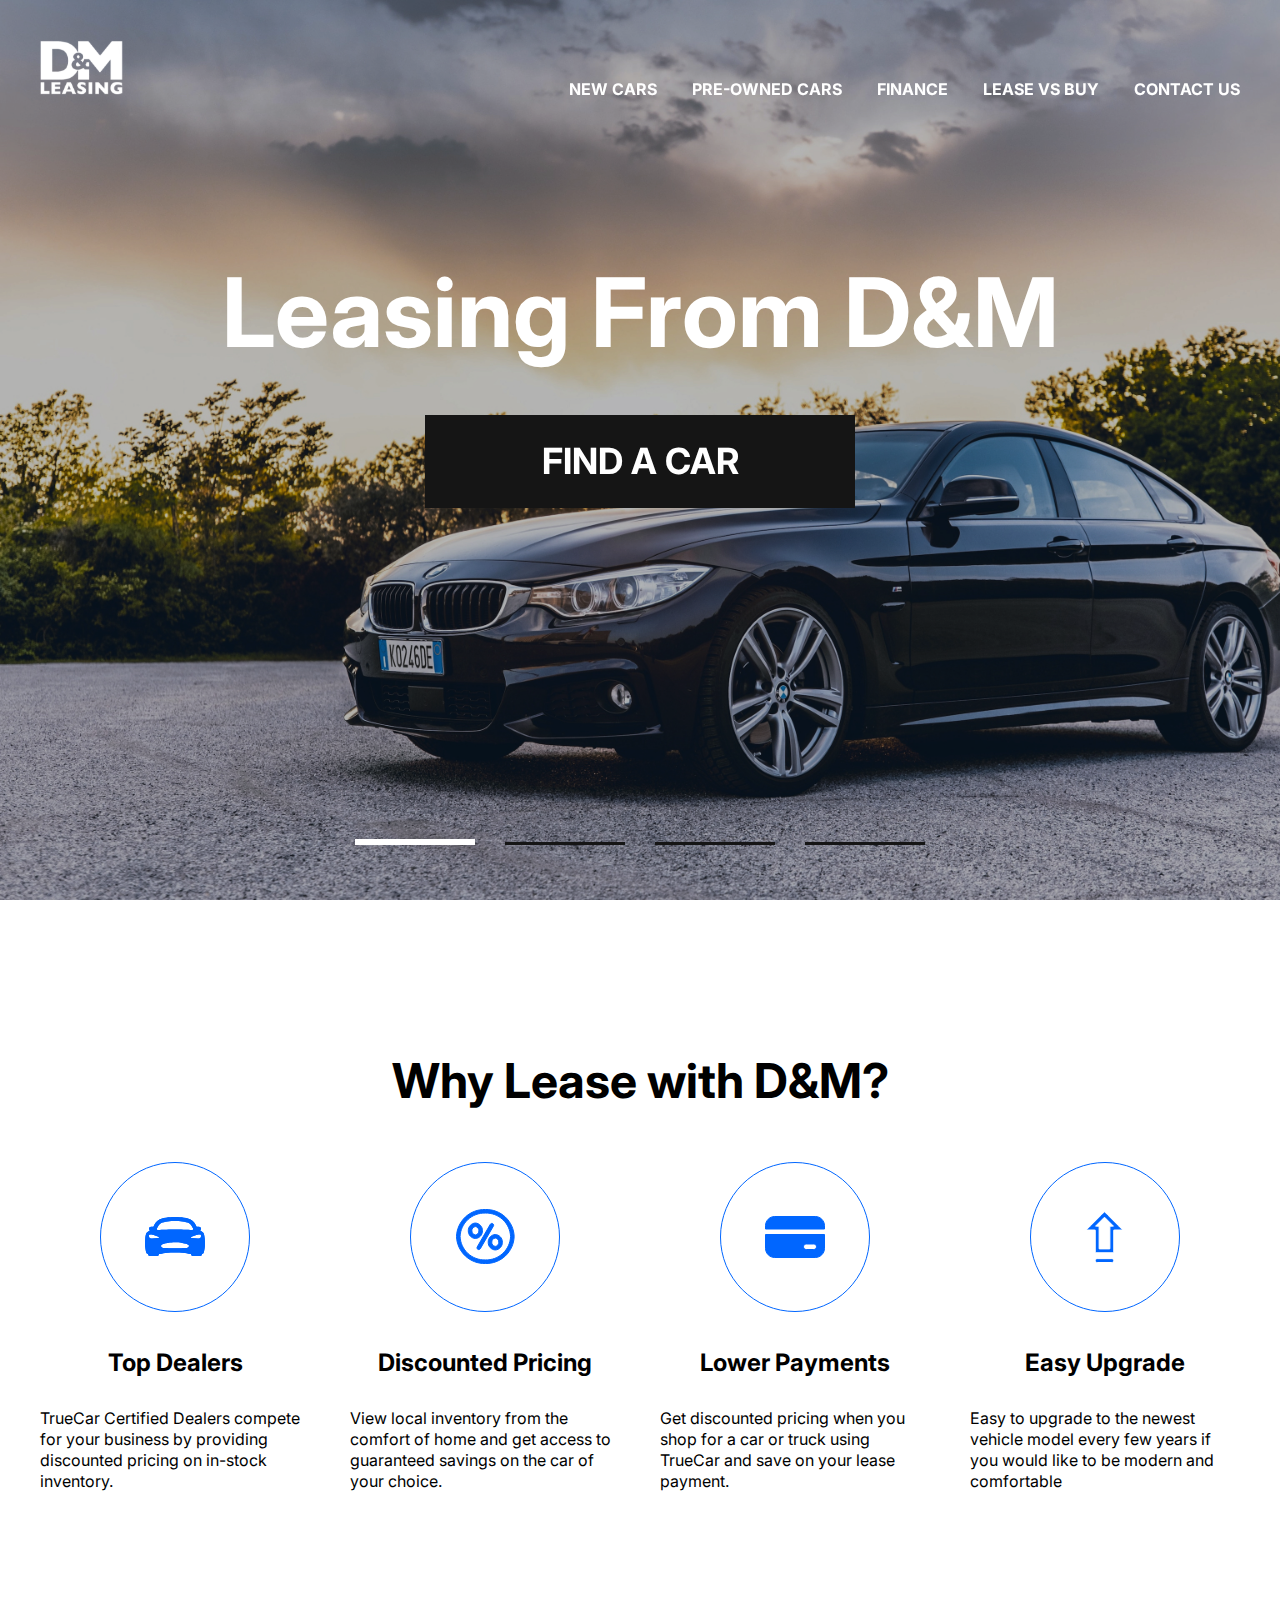
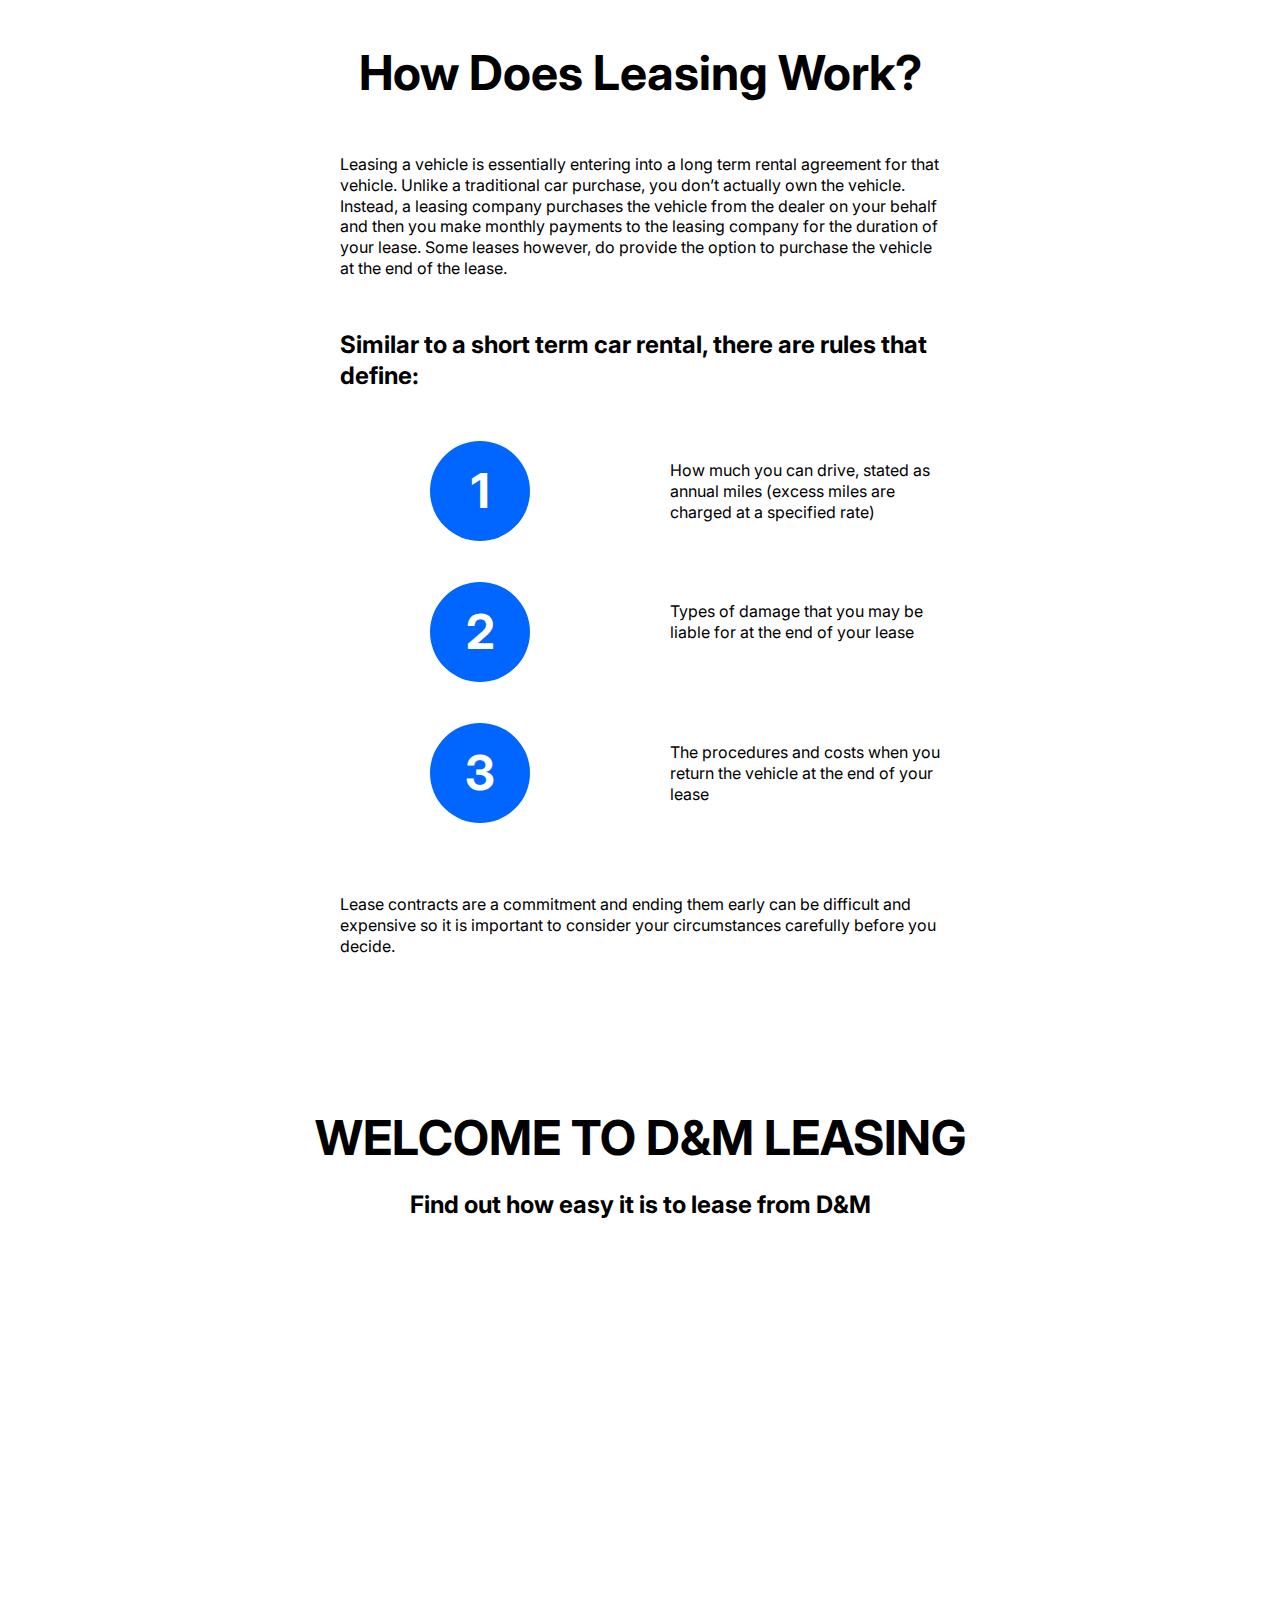
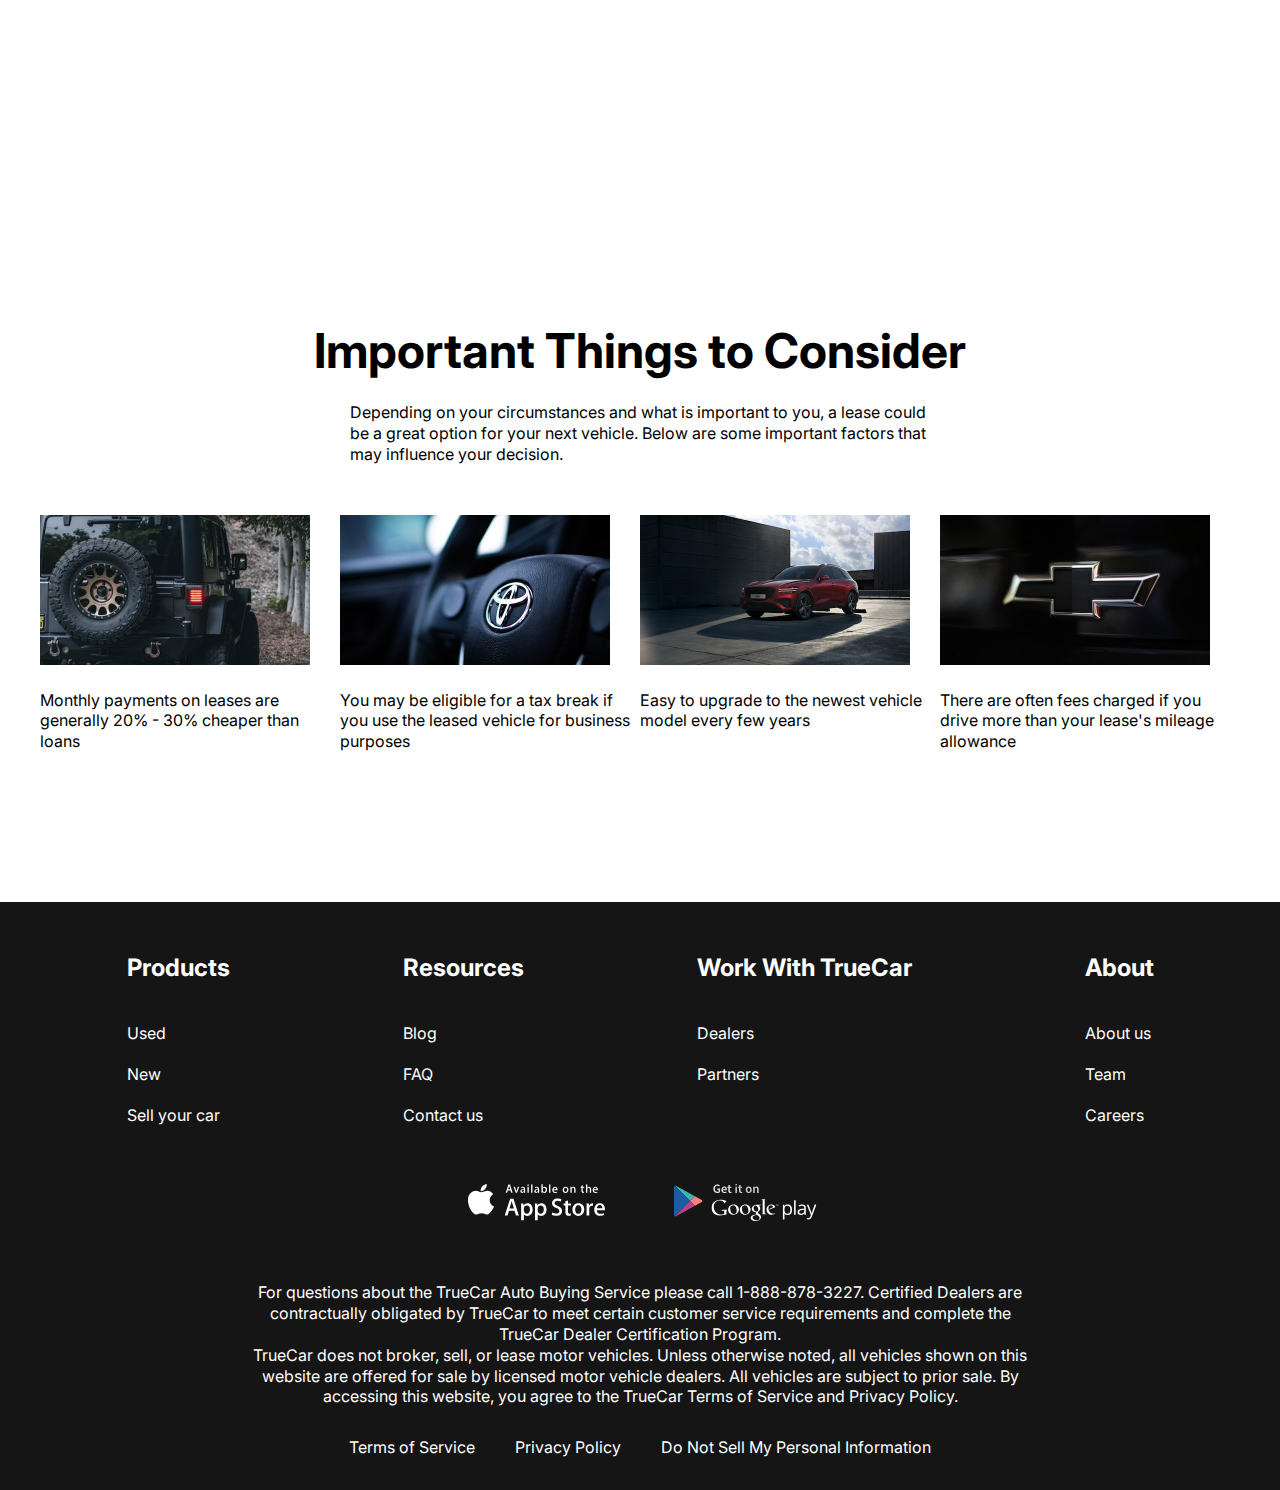
<file: index.html>
<!DOCTYPE html>
<html lang="en">

<head>
  <meta charset="UTF-8">
  <meta http-equiv="X-UA-Compatible" content="IE=edge">
  <meta name="viewport" content="width=device-width, initial-scale=1.0">
  <title>Document</title>
  <link rel="preconnect" href="https://fonts.googleapis.com">
  <link rel="preconnect" href="https://fonts.gstatic.com" crossorigin>
  <link href="https://fonts.googleapis.com/css2?family=Inter:wght@400;700&display=swap" rel="stylesheet">
  <link rel="stylesheet" href="https://cdn.jsdelivr.net/npm/swiper@9/swiper-bundle.min.css" />
  <link rel="stylesheet" href="css/style.css">
</head>

<body>

  <div class="wrapper">
    <header class="header header-main">
      <div class="container">
        <div class="header__inner">
          <a class="logo" href="index.html">
            <img class="logo__img" src="images/logo.svg" alt="">
          </a>
          <nav class="menu">
            <button class="menu__btn">
              <span></span>
              <span></span>
              <span></span>
            </button>
            <ul class="menu__list">
              <li class="menu__list-item">
                <a class="menu__list-link" href="new-cars.html">NEW CARS</a>
              </li>
              <li class="menu__list-item">
                <a class="menu__list-link" href="#">PRE-OWNED CARS</a>
              </li>
              <li class="menu__list-item">
                <a class="menu__list-link" href="#">FINANCE</a>
              </li>
              <li class="menu__list-item">
                <a class="menu__list-link" href="#">LEASE VS BUY</a>
              </li>
              <li class="menu__list-item">
                <a class="menu__list-link" href="contacts.html">CONTACT US</a>
              </li>
            </ul>
          </nav>
        </div>
      </div>
    </header>
    <main class="main">
      <section class="top">
        <div class="container">
          <h1 class="title">
            Leasing From D&M
          </h1>
          <a class="top__link" href="new-cars.html">
            FIND A CAR
          </a>
        </div>
      </section>
      <div class="slider">
        <div class="swiper">
          <div class="swiper-wrapper">
            <div class="swiper-slide" style="background-image: url(images/slide-1.jpg);"></div>
            <div class="swiper-slide" style="background-image: url(images/slide-2.jpg);"></div>
            <div class="swiper-slide" style="background-image: url(images/slide-1.jpg);"></div>
            <div class="swiper-slide" style="background-image: url(images/slide-2.jpg);"></div>
          </div>
          <div class="swiper-pagination"></div>
        </div>
      </div>
      <section class="why-lease">
        <div class="container">
          <h2 class="section-title">
            Why Lease with D&M?
          </h2>
          <ul class="why-lease__list">
            <li class="why-lease__item">
              <img class="why-lease__item-img" src="images/why-lease-1.svg" alt="">
              <h3 class="why-lease__item-title">
                Top Dealers
              </h3>
              <p class="why-lease__item-text">
                TrueCar Certified Dealers compete for your business by providing discounted pricing on in-stock
                inventory.
              </p>
            </li>
            <li class="why-lease__item">
              <img class="why-lease__item-img" src="images/why-lease-2.svg" alt="">
              <h3 class="why-lease__item-title">
                Discounted Pricing
              </h3>
              <p class="why-lease__item-text">
                View local inventory from the comfort of home and get access to guaranteed savings on the car of your
                choice.
              </p>
            </li>
            <li class="why-lease__item">
              <img class="why-lease__item-img" src="images/why-lease-3.svg" alt="">
              <h3 class="why-lease__item-title">
                Lower Payments
              </h3>
              <p class="why-lease__item-text">
                Get discounted pricing when you shop for a car or truck using TrueCar and save on your lease payment.
              </p>
            </li>
            <li class="why-lease__item">
              <img class="why-lease__item-img" src="images/why-lease-4.svg" alt="">
              <h3 class="why-lease__item-title">
                Easy Upgrade
              </h3>
              <p class="why-lease__item-text">
                Easy to upgrade to the newest vehicle model every few years if you would like to be modern and
                comfortable
              </p>
            </li>
          </ul>
        </div>
      </section>
      <section class="how-does">
        <div class="container">
          <div class="how-does__inner">
            <h2 class="section-title">
              How Does Leasing Work?
            </h2>
            <p class="how-does__text">
              Leasing a vehicle is essentially entering into a long term rental agreement for that vehicle. Unlike a
              traditional car
              purchase, you don’t actually own the vehicle. Instead, a leasing company purchases the vehicle from the
              dealer on your
              behalf and then you make monthly payments to the leasing company for the duration of your lease. Some
              leases however, do
              provide the option to purchase the vehicle at the end of the lease.
            </p>
            <h4 class="how__does-title">
              Similar to a short term car rental, there are rules that define:
            </h4>
            <ol class="how__does-list">
              <li class="how__does-item">
                How much you can drive, stated as annual miles (excess miles are charged at a specified rate)
              </li>
              <li class="how__does-item">
                Types of damage that you may be liable for at the end of your lease
              </li>
              <li class="how__does-item">
                The procedures and costs when you return the vehicle at the end of your lease
              </li>
            </ol>
            <p class="how-does__text">
              Lease contracts are a commitment and ending them early can be difficult and expensive so it is important
              to consider
              your circumstances carefully before you decide.
            </p>
          </div>
        </div>
      </section>
      <section class="video">
        <div class="container">
          <h2 class="section-title video__title">
            WELCOME TO D&M LEASING
          </h2>
          <p class="video__text">
            Find out how easy it is to lease from D&M
          </p>
          <iframe class="video__content" width="1000" height="500" src="https://www.youtube.com/embed/lq149gCzkvE?controls=0" title="YouTube video player"
            frameborder="0"
            allow="accelerometer; autoplay; clipboard-write; encrypted-media; gyroscope; picture-in-picture; web-share"
            allowfullscreen></iframe>
        </div>
      </section>
      <section class="important">
        <div class="container">
          <h2 class="section-title important__title">
            Important Things to Consider
          </h2>
          <p class="important__text">
            Depending on your circumstances and what is important to you, a lease could be a great option for your next vehicle.
            Below are some important factors that may influence your decision.
          </p>
          <ul class="important__list">
            <li class="important__item">
              <img class="important__item-img" src="images/imp-1.jpg" alt="">
              <p class="important__item-text">
                Monthly payments on leases are generally 20% - 30% cheaper than loans
              </p>
            </li>
            <li class="important__item">
              <img class="important__item-img" src="images/imp-2.jpg" alt="">
              <p class="important__item-text">
                You may be eligible for a tax break if you use the leased vehicle for business purposes
              </p>
            </li>
            <li class="important__item">
              <img class="important__item-img" src="images/imp-3.jpg" alt="">
              <p class="important__item-text">
                Easy to upgrade to the newest vehicle model every few years
              </p>
            </li>
            <li class="important__item">
              <img class="important__item-img" src="images/imp-4.jpg" alt="">
              <p class="important__item-text">
                There are often fees charged if you drive more than your lease's mileage allowance
              </p>
            </li>
          </ul>
        </div>
      </section>
    </main>
    <footer class="footer">
      <div class="container">
        <nav class="footer__menu">
          <ul class="footer__menu-list">
            <li class="footer__menu-item">
              <p class="footer__menu-title">Products</p>
            </li>
            <li class="footer__menu-item">
              <a class="footer__menu-link" href="#">Used</a>
            </li>
            <li class="footer__menu-item">
              <a class="footer__menu-link" href="#">New</a>
            </li>
            <li class="footer__menu-item">
              <a class="footer__menu-link" href="#">Sell your car</a>
            </li>
          </ul>
          <ul class="footer__menu-list">
            <li class="footer__menu-item">
              <p class="footer__menu-title">Resources</p>
            </li>
            <li class="footer__menu-item">
              <a class="footer__menu-link" href="#">Blog</a>
            </li>
            <li class="footer__menu-item">
              <a class="footer__menu-link" href="#">FAQ</a>
            </li>
            <li class="footer__menu-item">
              <a class="footer__menu-link" href="#">Contact us</a>
            </li>
          </ul>
          <ul class="footer__menu-list">
            <li class="footer__menu-item">
              <p class="footer__menu-title">Work With TrueCar</p>
            </li>
            <li class="footer__menu-item">
              <a class="footer__menu-link" href="#">Dealers</a>
            </li>
            <li class="footer__menu-item">
              <a class="footer__menu-link" href="#">Partners</a>
            </li>
          </ul>
          <ul class="footer__menu-list">
            <li class="footer__menu-item">
              <p class="footer__menu-title">About</p>
            </li>
            <li class="footer__menu-item">
              <a class="footer__menu-link" href="#">About us</a>
            </li>
            <li class="footer__menu-item">
              <a class="footer__menu-link" href="#">Team</a>
            </li>
            <li class="footer__menu-item">
              <a class="footer__menu-link" href="#">Careers</a>
            </li>
          </ul>
        </nav>
        <ul class="app">
          <li class="app__item">
            <a class="app__item-link" href="#">
              <img class="app__item-img" src="images/appstore.svg" alt="">
            </a>
          </li>
          <li class="app__item">
            <a class="app__item-link" href="#">
              <img class="app__item-img" src="images/googleplay.svg" alt="">
            </a>
          </li>
        </ul>
        <div class="footer__copy">
          <p class="footer__copy-text">
            For questions about the TrueCar Auto Buying Service please call 1-888-878-3227.
            Certified Dealers are contractually obligated by TrueCar to meet certain customer service requirements and
            complete the
            TrueCar Dealer Certification Program.
          </p>
          <p class="footer__copy-text">
            TrueCar does not broker, sell, or lease motor vehicles. Unless otherwise noted, all vehicles shown on this
            website are
            offered for sale by licensed motor vehicle dealers. All vehicles are subject to prior sale. By accessing
            this website,
            you agree to the TrueCar Terms of Service and Privacy Policy.
          </p>
        </div>
        <nav class="copy__nav">
          <ul class="copy__nav-list">
            <li class="copy__nav-item">
              <a class="copy__nav-link" href="#">Terms of Service</a>
            </li>
            <li class="copy__nav-item">
              <a class="copy__nav-link" href="#">Privacy Policy</a>
            </li>
            <li class="copy__nav-item">
              <a class="copy__nav-link" href="#">Do Not Sell My Personal Information</a>
            </li>
          </ul>
        </nav>
      </div>
    </footer>
  </div>



  <script src="https://cdn.jsdelivr.net/npm/swiper@9/swiper-bundle.min.js"></script>
  <script src="js/main.js"></script>
</body>

</html>
</file>
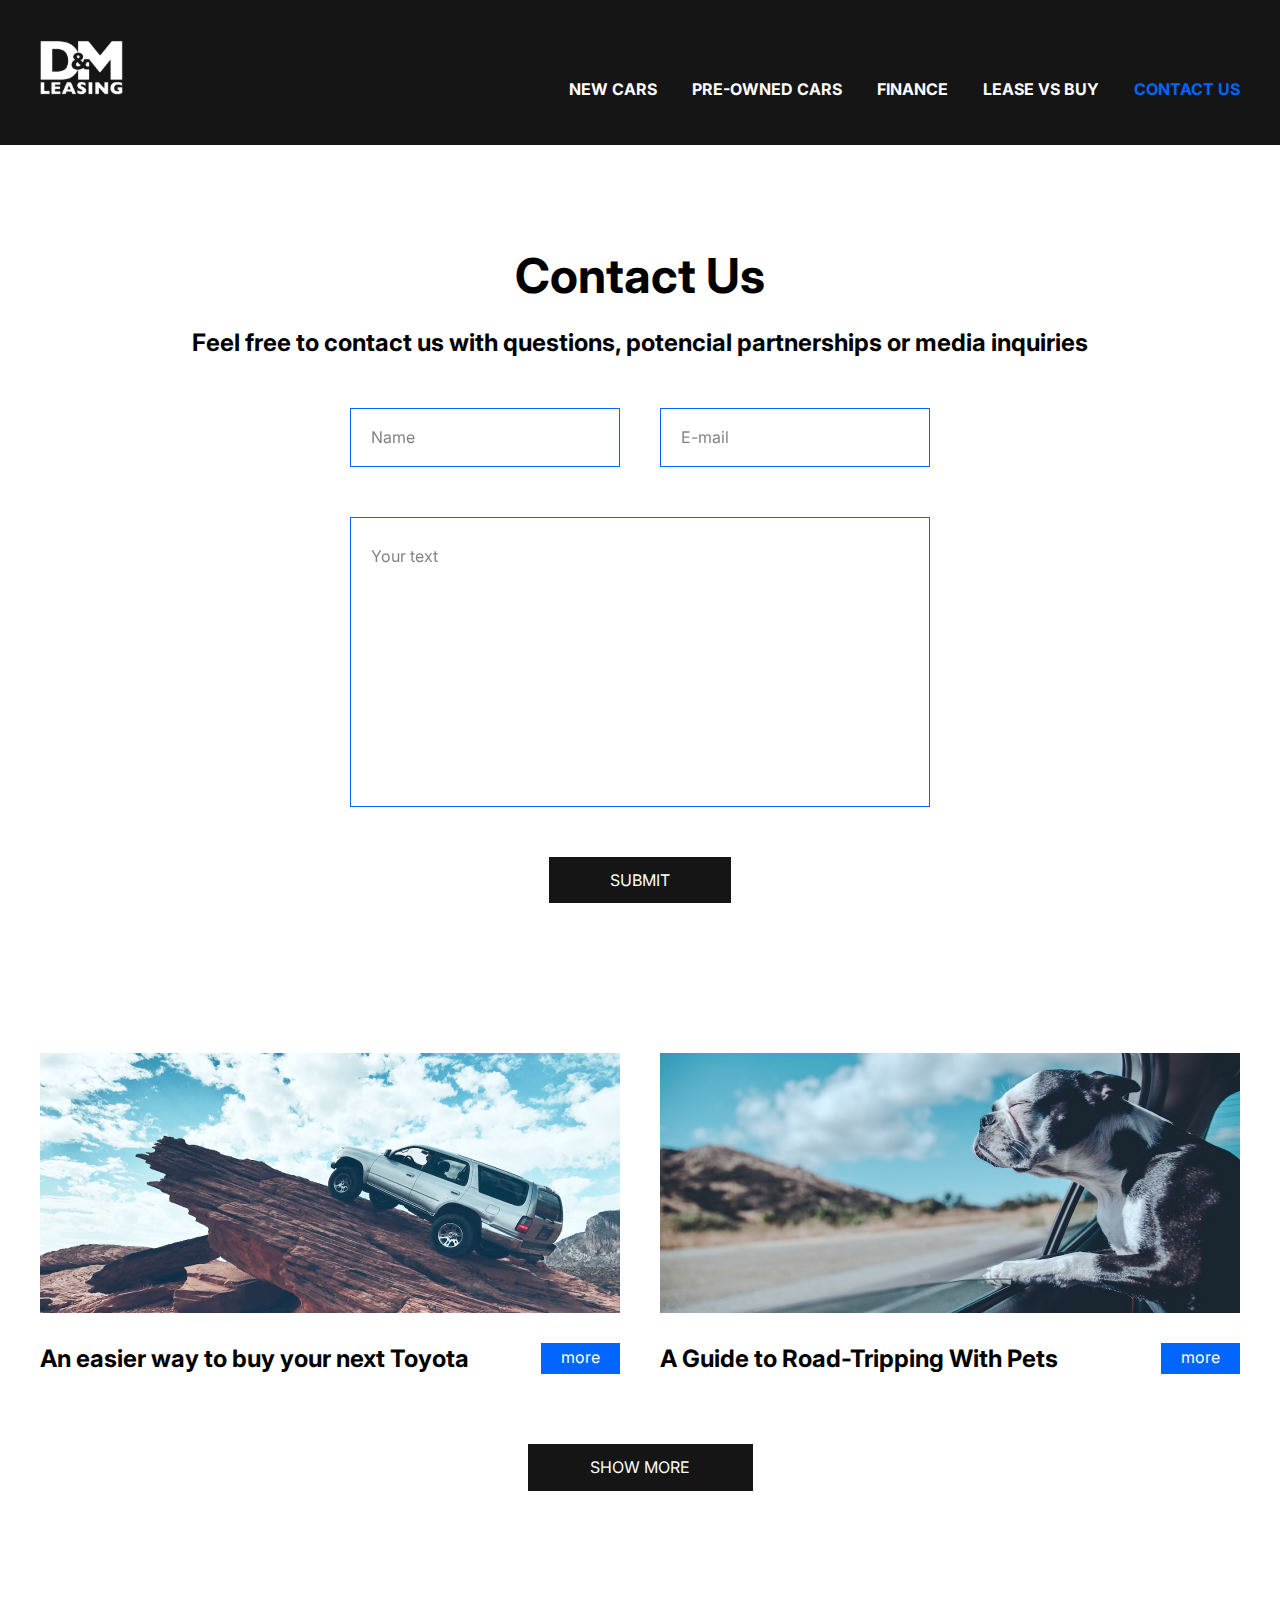
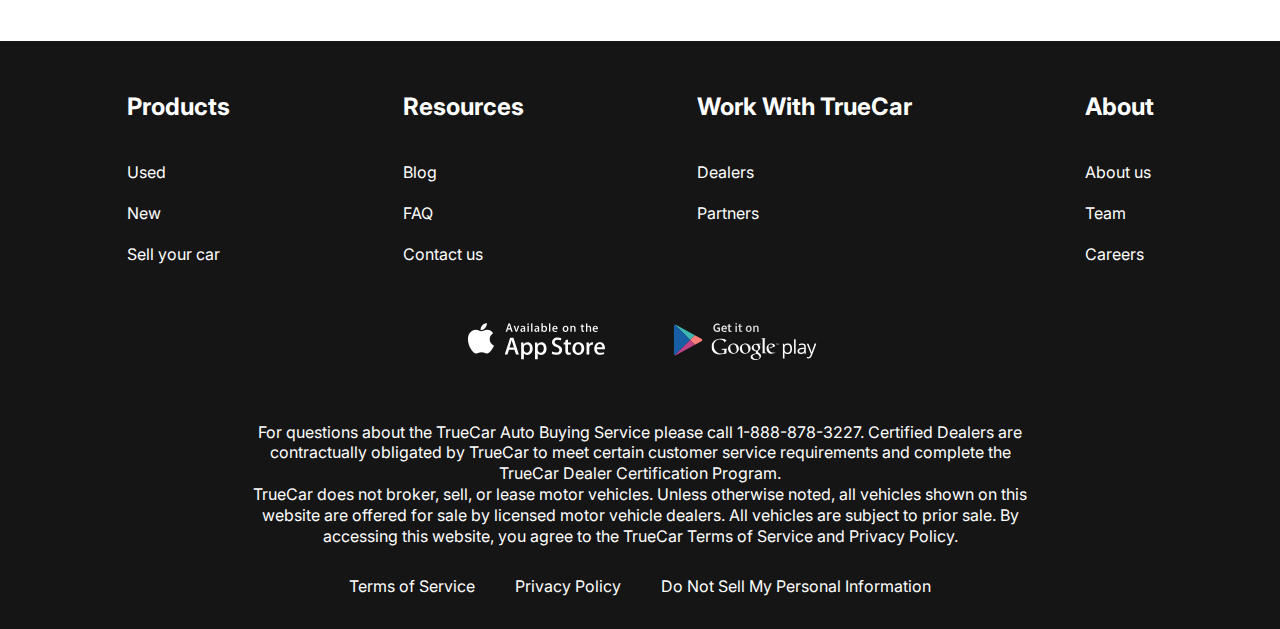
<file: contacts.html>
<!DOCTYPE html>
<html lang="en">

<head>
  <meta charset="UTF-8">
  <meta http-equiv="X-UA-Compatible" content="IE=edge">
  <meta name="viewport" content="width=device-width, initial-scale=1.0">
  <title>Document</title>
  <link rel="preconnect" href="https://fonts.googleapis.com">
  <link rel="preconnect" href="https://fonts.gstatic.com" crossorigin>
  <link href="https://fonts.googleapis.com/css2?family=Inter:wght@400;700&display=swap" rel="stylesheet">
  <link rel="stylesheet" href="css/style.css">
</head>

<body>

  <div class="wrapper">
    <header class="header">
      <div class="container">
        <div class="header__inner">
          <a class="logo" href="index.html">
            <img class="logo__img" src="images/logo.svg" alt="">
          </a>
          <nav class="menu">
            <button class="menu__btn">
              <span></span>
              <span></span>
              <span></span>
            </button>
            <ul class="menu__list">
              <li class="menu__list-item">
                <a class="menu__list-link" href="new-cars.html">NEW CARS</a>
              </li>
              <li class="menu__list-item">
                <a class="menu__list-link" href="#">PRE-OWNED CARS</a>
              </li>
              <li class="menu__list-item">
                <a class="menu__list-link" href="#">FINANCE</a>
              </li>
              <li class="menu__list-item">
                <a class="menu__list-link" href="#">LEASE VS BUY</a>
              </li>
              <li class="menu__list-item">
                <a class="menu__list-link menu__list-link--active" href="#">CONTACT US</a>
              </li>
            </ul>
          </nav>
        </div>
      </div>
    </header>
    <main class="main">
      <section class="contacts">
        <div class="container">
          <h2 class="section-title contacts__title">Contact Us</h2>
          <p class="contacts__text">
            Feel free to contact us with questions, potencial partnerships or media inquiries
          </p>
          <form class="form" action="#">
            <input class="form__input" type="text" placeholder="Name">
            <input class="form__input" type="email" placeholder="E-mail">
            <textarea class="form__textarea" placeholder="Your text"></textarea>
            <button class="form__btn" type="submit">SUBMIT</button>
          </form>
        </div>
      </section>
      <section class="blog">
        <div class="container">
          <div class="blog__items">
            <div class="blod__item">
              <img class="blod__item-img" src="images/blog-1.jpg" alt="">
              <h4 class="blod__item-title">An easier way to buy your next Toyota</h4>
              <a class="blod__item-link" href="#">more</a>
            </div>
            <div class="blod__item">
              <img class="blod__item-img" src="images/blog-2.jpg" alt="">
              <h4 class="blod__item-title">A Guide to Road-Tripping With Pets</h4>
              <a class="blod__item-link" href="#">more</a>
            </div>
          </div>
          <a class="showmore-link" href="#">SHOW MORE</a>
        </div>
      </section>
    </main>
    <footer class="footer">
      <div class="container">
        <nav class="footer__menu">
          <ul class="footer__menu-list">
            <li class="footer__menu-item">
              <p class="footer__menu-title">Products</p>
            </li>
            <li class="footer__menu-item">
              <a class="footer__menu-link" href="#">Used</a>
            </li>
            <li class="footer__menu-item">
              <a class="footer__menu-link" href="#">New</a>
            </li>
            <li class="footer__menu-item">
              <a class="footer__menu-link" href="#">Sell your car</a>
            </li>
          </ul>
          <ul class="footer__menu-list">
            <li class="footer__menu-item">
              <p class="footer__menu-title">Resources</p>
            </li>
            <li class="footer__menu-item">
              <a class="footer__menu-link" href="#">Blog</a>
            </li>
            <li class="footer__menu-item">
              <a class="footer__menu-link" href="#">FAQ</a>
            </li>
            <li class="footer__menu-item">
              <a class="footer__menu-link" href="#">Contact us</a>
            </li>
          </ul>
          <ul class="footer__menu-list">
            <li class="footer__menu-item">
              <p class="footer__menu-title">Work With TrueCar</p>
            </li>
            <li class="footer__menu-item">
              <a class="footer__menu-link" href="#">Dealers</a>
            </li>
            <li class="footer__menu-item">
              <a class="footer__menu-link" href="#">Partners</a>
            </li>
          </ul>
          <ul class="footer__menu-list">
            <li class="footer__menu-item">
              <p class="footer__menu-title">About</p>
            </li>
            <li class="footer__menu-item">
              <a class="footer__menu-link" href="#">About us</a>
            </li>
            <li class="footer__menu-item">
              <a class="footer__menu-link" href="#">Team</a>
            </li>
            <li class="footer__menu-item">
              <a class="footer__menu-link" href="#">Careers</a>
            </li>
          </ul>
        </nav>
        <ul class="app">
          <li class="app__item">
            <a class="app__item-link" href="#">
              <img class="app__item-img" src="images/appstore.svg" alt="">
            </a>
          </li>
          <li class="app__item">
            <a class="app__item-link" href="#">
              <img class="app__item-img" src="images/googleplay.svg" alt="">
            </a>
          </li>
        </ul>
        <div class="footer__copy">
          <p class="footer__copy-text">
            For questions about the TrueCar Auto Buying Service please call 1-888-878-3227.
            Certified Dealers are contractually obligated by TrueCar to meet certain customer service requirements and
            complete the
            TrueCar Dealer Certification Program.
          </p>
          <p class="footer__copy-text">
            TrueCar does not broker, sell, or lease motor vehicles. Unless otherwise noted, all vehicles shown on this
            website are
            offered for sale by licensed motor vehicle dealers. All vehicles are subject to prior sale. By accessing
            this website,
            you agree to the TrueCar Terms of Service and Privacy Policy.
          </p>
        </div>
        <nav class="copy__nav">
          <ul class="copy__nav-list">
            <li class="copy__nav-item">
              <a class="copy__nav-link" href="#">Terms of Service</a>
            </li>
            <li class="copy__nav-item">
              <a class="copy__nav-link" href="#">Privacy Policy</a>
            </li>
            <li class="copy__nav-item">
              <a class="copy__nav-link" href="#">Do Not Sell My Personal Information</a>
            </li>
          </ul>
        </nav>
      </div>
    </footer>
  </div>
  <script src="js/main.js"></script>
</body>

</html>
</file>
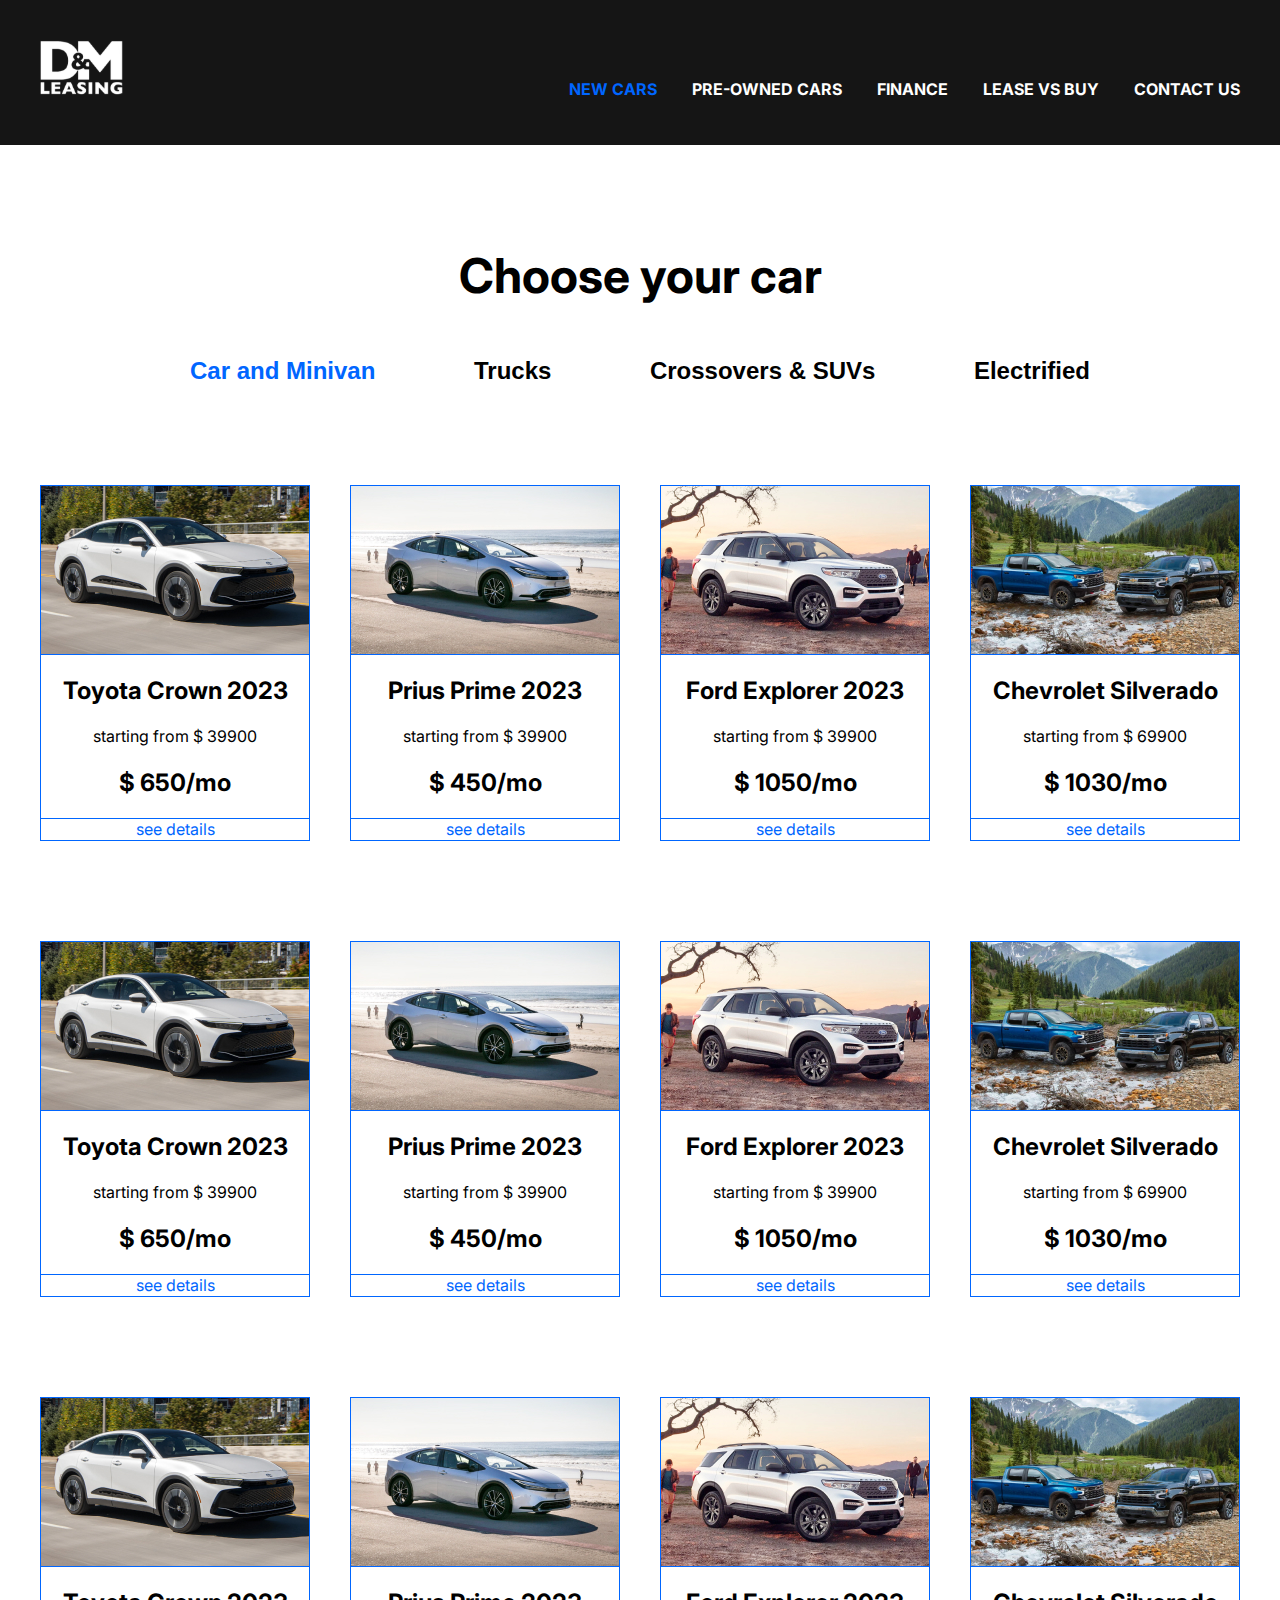
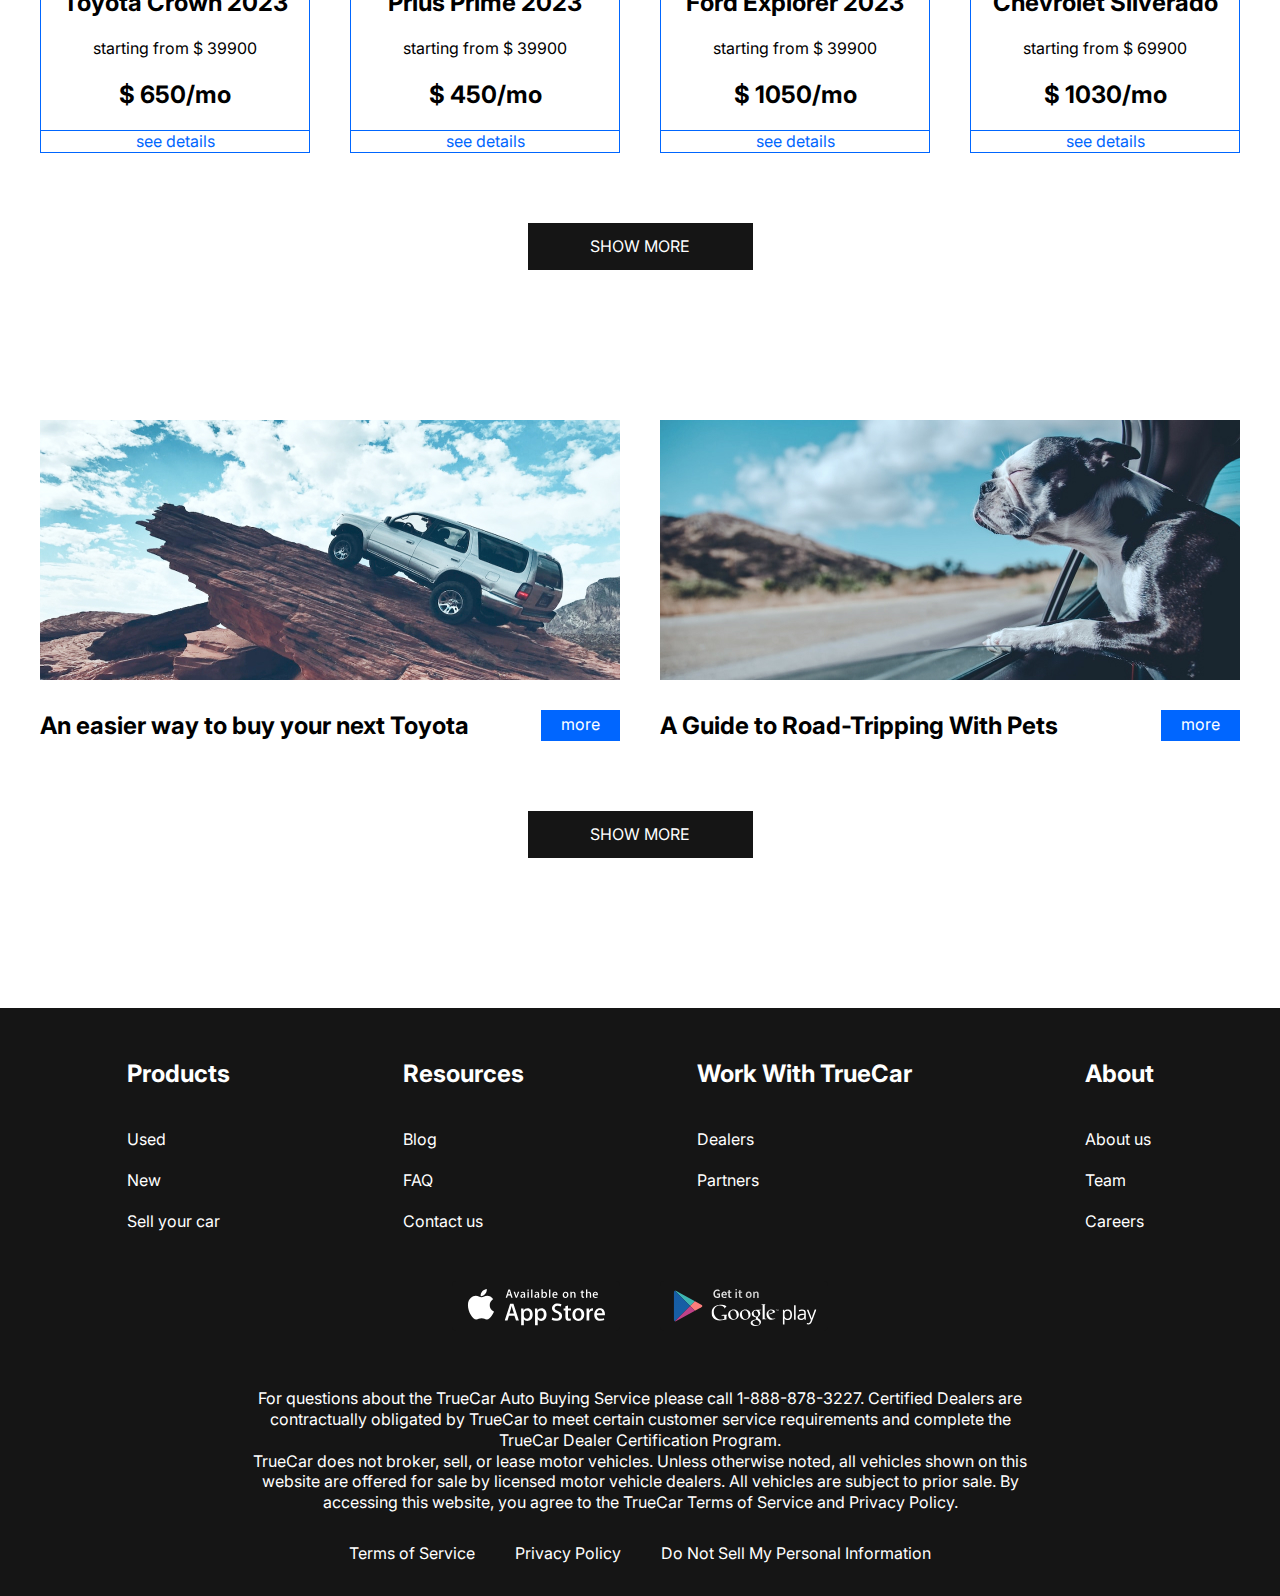
<file: new-cars.html>
<!DOCTYPE html>
<html lang="en">

<head>
  <meta charset="UTF-8">
  <meta http-equiv="X-UA-Compatible" content="IE=edge">
  <meta name="viewport" content="width=device-width, initial-scale=1.0">
  <title>Document</title>
  <link rel="preconnect" href="https://fonts.googleapis.com">
  <link rel="preconnect" href="https://fonts.gstatic.com" crossorigin>
  <link href="https://fonts.googleapis.com/css2?family=Inter:wght@400;700&display=swap" rel="stylesheet">
  <link rel="stylesheet" href="css/style.css">
</head>

<body>

  <div class="wrapper">
    <header class="header">
      <div class="container">
        <div class="header__inner">
          <a class="logo" href="index.html">
            <img class="logo__img" src="images/logo.svg" alt="">
          </a>
          <nav class="menu">
            <button class="menu__btn">
              <span></span>
              <span></span>
              <span></span>
            </button>
            <ul class="menu__list">
              <li class="menu__list-item">
                <a class="menu__list-link menu__list-link--active" href="#">NEW CARS</a>
              </li>
              <li class="menu__list-item">
                <a class="menu__list-link" href="#">PRE-OWNED CARS</a>
              </li>
              <li class="menu__list-item">
                <a class="menu__list-link" href="#">FINANCE</a>
              </li>
              <li class="menu__list-item">
                <a class="menu__list-link" href="#">LEASE VS BUY</a>
              </li>
              <li class="menu__list-item">
                <a class="menu__list-link" href="contacts.html">CONTACT US</a>
              </li>
            </ul>
          </nav>
        </div>
      </div>
    </header>
    <main class="main">

      <section class="choose">
        <div class="container">
          <h2 class="section-title">
            Choose your car
          </h2>
          <div class="tabs">
            <div class="tabs__btn">
              <button class="tabs__btn-item tabs__btn-item--active" data-button="content-1">Car and Minivan</button>
              <button class="tabs__btn-item" data-button="content-2">Trucks</button>
              <button class="tabs__btn-item" data-button="content-3">Crossovers & SUVs</button>
              <button class="tabs__btn-item" data-button="content-4">Electrified</button>
            </div>
            <div class="tabs__content">
              <div class="tabs__content-item tabs__content-item--active" id="content-1">
                <div class="card">
                  <img class="card__img" src="images/card-1.jpg" alt="">
                  <div class="card__content">
                    <h4 class="card__title">Toyota Crown 2023</h4>
                    <p class="card__text">starting from $ 39900</p>
                    <p class="card__price">$ 650/mo</p>
                  </div>
                  <a class="card__link" href="#">see details</a>
                </div>
                <div class="card">
                  <img class="card__img" src="images/card-2.jpg" alt="">
                  <div class="card__content">
                    <h4 class="card__title">Prius Prime 2023</h4>
                    <p class="card__text">starting from $ 39900</p>
                    <p class="card__price">$ 450/mo</p>
                  </div>
                  <a class="card__link" href="#">see details</a>
                </div>
                <div class="card">
                  <img class="card__img" src="images/card-3.jpg" alt="">
                  <div class="card__content">
                    <h4 class="card__title">Ford Explorer 2023</h4>
                    <p class="card__text">starting from $ 39900</p>
                    <p class="card__price">$ 1050/mo</p>
                  </div>
                  <a class="card__link" href="#">see details</a>
                </div>
                <div class="card">
                  <img class="card__img" src="images/card-4.jpg" alt="">
                  <div class="card__content">
                    <h4 class="card__title">Chevrolet Silverado</h4>
                    <p class="card__text">starting from $ 69900</p>
                    <p class="card__price">$ 1030/mo</p>
                  </div>
                  <a class="card__link" href="#">see details</a>
                </div>
                <div class="card">
                  <img class="card__img" src="images/card-1.jpg" alt="">
                  <div class="card__content">
                    <h4 class="card__title">Toyota Crown 2023</h4>
                    <p class="card__text">starting from $ 39900</p>
                    <p class="card__price">$ 650/mo</p>
                  </div>
                  <a class="card__link" href="#">see details</a>
                </div>
                <div class="card">
                  <img class="card__img" src="images/card-2.jpg" alt="">
                  <div class="card__content">
                    <h4 class="card__title">Prius Prime 2023</h4>
                    <p class="card__text">starting from $ 39900</p>
                    <p class="card__price">$ 450/mo</p>
                  </div>
                  <a class="card__link" href="#">see details</a>
                </div>
                <div class="card">
                  <img class="card__img" src="images/card-3.jpg" alt="">
                  <div class="card__content">
                    <h4 class="card__title">Ford Explorer 2023</h4>
                    <p class="card__text">starting from $ 39900</p>
                    <p class="card__price">$ 1050/mo</p>
                  </div>
                  <a class="card__link" href="#">see details</a>
                </div>
                <div class="card">
                  <img class="card__img" src="images/card-4.jpg" alt="">
                  <div class="card__content">
                    <h4 class="card__title">Chevrolet Silverado</h4>
                    <p class="card__text">starting from $ 69900</p>
                    <p class="card__price">$ 1030/mo</p>
                  </div>
                  <a class="card__link" href="#">see details</a>
                </div>
                <div class="card">
                  <img class="card__img" src="images/card-1.jpg" alt="">
                  <div class="card__content">
                    <h4 class="card__title">Toyota Crown 2023</h4>
                    <p class="card__text">starting from $ 39900</p>
                    <p class="card__price">$ 650/mo</p>
                  </div>
                  <a class="card__link" href="#">see details</a>
                </div>
                <div class="card">
                  <img class="card__img" src="images/card-2.jpg" alt="">
                  <div class="card__content">
                    <h4 class="card__title">Prius Prime 2023</h4>
                    <p class="card__text">starting from $ 39900</p>
                    <p class="card__price">$ 450/mo</p>
                  </div>
                  <a class="card__link" href="#">see details</a>
                </div>
                <div class="card">
                  <img class="card__img" src="images/card-3.jpg" alt="">
                  <div class="card__content">
                    <h4 class="card__title">Ford Explorer 2023</h4>
                    <p class="card__text">starting from $ 39900</p>
                    <p class="card__price">$ 1050/mo</p>
                  </div>
                  <a class="card__link" href="#">see details</a>
                </div>
                <div class="card">
                  <img class="card__img" src="images/card-4.jpg" alt="">
                  <div class="card__content">
                    <h4 class="card__title">Chevrolet Silverado</h4>
                    <p class="card__text">starting from $ 69900</p>
                    <p class="card__price">$ 1030/mo</p>
                  </div>
                  <a class="card__link" href="#">see details</a>
                </div>
              </div>
              <div class="tabs__content-item" id="content-2">
                <div class="card">
                  <img class="card__img" src="images/card-1.jpg" alt="">
                  <div class="card__content">
                    <h4 class="card__title">Toyota Crown 2023</h4>
                    <p class="card__text">starting from $ 39900</p>
                    <p class="card__price">$ 650/mo</p>
                  </div>
                  <a class="card__link" href="#">see details</a>
                </div>
                <div class="card">
                  <img class="card__img" src="images/card-2.jpg" alt="">
                  <div class="card__content">
                    <h4 class="card__title">Prius Prime 2023</h4>
                    <p class="card__text">starting from $ 39900</p>
                    <p class="card__price">$ 450/mo</p>
                  </div>
                  <a class="card__link" href="#">see details</a>
                </div>
                <div class="card">
                  <img class="card__img" src="images/card-3.jpg" alt="">
                  <div class="card__content">
                    <h4 class="card__title">Ford Explorer 2023</h4>
                    <p class="card__text">starting from $ 39900</p>
                    <p class="card__price">$ 1050/mo</p>
                  </div>
                  <a class="card__link" href="#">see details</a>
                </div>
                <div class="card">
                  <img class="card__img" src="images/card-4.jpg" alt="">
                  <div class="card__content">
                    <h4 class="card__title">Chevrolet Silverado</h4>
                    <p class="card__text">starting from $ 69900</p>
                    <p class="card__price">$ 1030/mo</p>
                  </div>
                  <a class="card__link" href="#">see details</a>
                </div>
              </div>
              <div class="tabs__content-item" id="content-3">
                <div class="card">
                  <img class="card__img" src="images/card-1.jpg" alt="">
                  <div class="card__content">
                    <h4 class="card__title">Toyota Crown 2023</h4>
                    <p class="card__text">starting from $ 39900</p>
                    <p class="card__price">$ 650/mo</p>
                  </div>
                  <a class="card__link" href="#">see details</a>
                </div>
                <div class="card">
                  <img class="card__img" src="images/card-2.jpg" alt="">
                  <div class="card__content">
                    <h4 class="card__title">Prius Prime 2023</h4>
                    <p class="card__text">starting from $ 39900</p>
                    <p class="card__price">$ 450/mo</p>
                  </div>
                  <a class="card__link" href="#">see details</a>
                </div>
                <div class="card">
                  <img class="card__img" src="images/card-3.jpg" alt="">
                  <div class="card__content">
                    <h4 class="card__title">Ford Explorer 2023</h4>
                    <p class="card__text">starting from $ 39900</p>
                    <p class="card__price">$ 1050/mo</p>
                  </div>
                  <a class="card__link" href="#">see details</a>
                </div>
                <div class="card">
                  <img class="card__img" src="images/card-4.jpg" alt="">
                  <div class="card__content">
                    <h4 class="card__title">Chevrolet Silverado</h4>
                    <p class="card__text">starting from $ 69900</p>
                    <p class="card__price">$ 1030/mo</p>
                  </div>
                  <a class="card__link" href="#">see details</a>
                </div>
                <div class="card">
                  <img class="card__img" src="images/card-1.jpg" alt="">
                  <div class="card__content">
                    <h4 class="card__title">Toyota Crown 2023</h4>
                    <p class="card__text">starting from $ 39900</p>
                    <p class="card__price">$ 650/mo</p>
                  </div>
                  <a class="card__link" href="#">see details</a>
                </div>
                <div class="card">
                  <img class="card__img" src="images/card-2.jpg" alt="">
                  <div class="card__content">
                    <h4 class="card__title">Prius Prime 2023</h4>
                    <p class="card__text">starting from $ 39900</p>
                    <p class="card__price">$ 450/mo</p>
                  </div>
                  <a class="card__link" href="#">see details</a>
                </div>
                <div class="card">
                  <img class="card__img" src="images/card-3.jpg" alt="">
                  <div class="card__content">
                    <h4 class="card__title">Ford Explorer 2023</h4>
                    <p class="card__text">starting from $ 39900</p>
                    <p class="card__price">$ 1050/mo</p>
                  </div>
                  <a class="card__link" href="#">see details</a>
                </div>
                <div class="card">
                  <img class="card__img" src="images/card-4.jpg" alt="">
                  <div class="card__content">
                    <h4 class="card__title">Chevrolet Silverado</h4>
                    <p class="card__text">starting from $ 69900</p>
                    <p class="card__price">$ 1030/mo</p>
                  </div>
                  <a class="card__link" href="#">see details</a>
                </div>
              </div>
              <div class="tabs__content-item" id="content-4">
                <div class="card">
                  <img class="card__img" src="images/card-1.jpg" alt="">
                  <div class="card__content">
                    <h4 class="card__title">Toyota Crown 2023</h4>
                    <p class="card__text">starting from $ 39900</p>
                    <p class="card__price">$ 650/mo</p>
                  </div>
                  <a class="card__link" href="#">see details</a>
                </div>
                <div class="card">
                  <img class="card__img" src="images/card-2.jpg" alt="">
                  <div class="card__content">
                    <h4 class="card__title">Prius Prime 2023</h4>
                    <p class="card__text">starting from $ 39900</p>
                    <p class="card__price">$ 450/mo</p>
                  </div>
                  <a class="card__link" href="#">see details</a>
                </div>
                <div class="card">
                  <img class="card__img" src="images/card-3.jpg" alt="">
                  <div class="card__content">
                    <h4 class="card__title">Ford Explorer 2023</h4>
                    <p class="card__text">starting from $ 39900</p>
                    <p class="card__price">$ 1050/mo</p>
                  </div>
                  <a class="card__link" href="#">see details</a>
                </div>
                <div class="card">
                  <img class="card__img" src="images/card-4.jpg" alt="">
                  <div class="card__content">
                    <h4 class="card__title">Chevrolet Silverado</h4>
                    <p class="card__text">starting from $ 69900</p>
                    <p class="card__price">$ 1030/mo</p>
                  </div>
                  <a class="card__link" href="#">see details</a>
                </div>
              </div>
            </div>
          </div>
          <a class="showmore-link" href="#">SHOW MORE</a>
        </div>
      </section>
      <section class="blog">
        <div class="container">
          <div class="blog__items">
            <div class="blod__item">
              <img class="blod__item-img" src="images/blog-1.jpg" alt="">
              <h4 class="blod__item-title">An easier way to buy your next Toyota</h4>
              <a class="blod__item-link" href="#">more</a>
            </div>
            <div class="blod__item">
              <img class="blod__item-img" src="images/blog-2.jpg" alt="">
              <h4 class="blod__item-title">A Guide to Road-Tripping With Pets</h4>
              <a class="blod__item-link" href="#">more</a>
            </div>
          </div>
          <a class="showmore-link" href="#">SHOW MORE</a>
        </div>
      </section>
    </main>
    <footer class="footer">
      <div class="container">
        <nav class="footer__menu">
          <ul class="footer__menu-list">
            <li class="footer__menu-item">
              <p class="footer__menu-title">Products</p>
            </li>
            <li class="footer__menu-item">
              <a class="footer__menu-link" href="#">Used</a>
            </li>
            <li class="footer__menu-item">
              <a class="footer__menu-link" href="#">New</a>
            </li>
            <li class="footer__menu-item">
              <a class="footer__menu-link" href="#">Sell your car</a>
            </li>
          </ul>
          <ul class="footer__menu-list">
            <li class="footer__menu-item">
              <p class="footer__menu-title">Resources</p>
            </li>
            <li class="footer__menu-item">
              <a class="footer__menu-link" href="#">Blog</a>
            </li>
            <li class="footer__menu-item">
              <a class="footer__menu-link" href="#">FAQ</a>
            </li>
            <li class="footer__menu-item">
              <a class="footer__menu-link" href="#">Contact us</a>
            </li>
          </ul>
          <ul class="footer__menu-list">
            <li class="footer__menu-item">
              <p class="footer__menu-title">Work With TrueCar</p>
            </li>
            <li class="footer__menu-item">
              <a class="footer__menu-link" href="#">Dealers</a>
            </li>
            <li class="footer__menu-item">
              <a class="footer__menu-link" href="#">Partners</a>
            </li>
          </ul>
          <ul class="footer__menu-list">
            <li class="footer__menu-item">
              <p class="footer__menu-title">About</p>
            </li>
            <li class="footer__menu-item">
              <a class="footer__menu-link" href="#">About us</a>
            </li>
            <li class="footer__menu-item">
              <a class="footer__menu-link" href="#">Team</a>
            </li>
            <li class="footer__menu-item">
              <a class="footer__menu-link" href="#">Careers</a>
            </li>
          </ul>
        </nav>
        <ul class="app">
          <li class="app__item">
            <a class="app__item-link" href="#">
              <img class="app__item-img" src="images/appstore.svg" alt="">
            </a>
          </li>
          <li class="app__item">
            <a class="app__item-link" href="#">
              <img class="app__item-img" src="images/googleplay.svg" alt="">
            </a>
          </li>
        </ul>
        <div class="footer__copy">
          <p class="footer__copy-text">
            For questions about the TrueCar Auto Buying Service please call 1-888-878-3227.
            Certified Dealers are contractually obligated by TrueCar to meet certain customer service requirements and
            complete the
            TrueCar Dealer Certification Program.
          </p>
          <p class="footer__copy-text">
            TrueCar does not broker, sell, or lease motor vehicles. Unless otherwise noted, all vehicles shown on this
            website are
            offered for sale by licensed motor vehicle dealers. All vehicles are subject to prior sale. By accessing
            this website,
            you agree to the TrueCar Terms of Service and Privacy Policy.
          </p>
        </div>
        <nav class="copy__nav">
          <ul class="copy__nav-list">
            <li class="copy__nav-item">
              <a class="copy__nav-link" href="#">Terms of Service</a>
            </li>
            <li class="copy__nav-item">
              <a class="copy__nav-link" href="#">Privacy Policy</a>
            </li>
            <li class="copy__nav-item">
              <a class="copy__nav-link" href="#">Do Not Sell My Personal Information</a>
            </li>
          </ul>
        </nav>
      </div>
    </footer>
  </div>
  <script src="js/main.js"></script>
</body>

</html>
</file>
<file: css/style.css>
html{
  box-sizing: border-box;
}

*, *::after, *::before{
  box-sizing: inherit;
  margin: 0;
  padding: 0;
}

html,
body{
  height: 100%;
}

ul{
  list-style-type: none;
}

a{
  text-decoration: none;
  color: inherit;
}

.section-title{
  margin-bottom: 50px;
  font-size: 48px;
  font-weight: 700;
  text-align: center;
}

.wrapper {
  min-height: 100%;
  display: flex;
  flex-direction: column;
}

.container{
  max-width: 1220px;
  margin: 0 auto;
  padding: 0 10px;
}

body{
  font-family: 'Inter', sans-serif;
  font-size: 16px;
  font-weight: 400;
  line-height: 1.3;
}

.header{
  background-color: #151515;
}

.header-main{
  background-color: transparent;
  position: absolute;
  z-index: 10;
  left: 0;
  right: 0;
}

.header__inner{
  padding-top: 40px;
  padding-bottom: 45px;
  display: flex;
  justify-content: space-between;
  align-items: flex-end;
}

.menu__list{
  display: flex;
  gap: 35px;
}

.menu__list-link{
  color: #fff;
  text-transform: uppercase;
  font-weight: 700;
}

.menu__list-link--active{
  color: #0066FF;
}

.footer{
  background-color: #151515;
  padding: 50px 0 32px;
  color: #fff;
}

.footer__menu{
  display: flex;
  justify-content: space-around;
  margin-bottom: 50px;
}

.footer__menu-list{
  max-width: 250px;
}

.footer__menu-title{
  font-size: 24px;
  font-weight: 700;
  padding-bottom: 20px;
}

.footer__menu-item + .footer__menu-item{
  padding-top: 20px;
}

.app{
  display: flex;
  justify-content: center;
  gap: 40px;
  margin-bottom: 52px;
}

.footer__copy{
  max-width: 800px;
  margin: 0 auto 30px;
  text-align: center;
}

.copy__nav-list{
  display: flex;
  justify-content: center;
  gap: 40px;
}

.main{
  flex-grow: 1;
}

.top{
  color: #fff;
  text-align: center;
  padding-top: 250px;
  padding-bottom: 50px;
  position: absolute;
  z-index: 5;
  left: 0;
  right: 0;

}

.title{
  padding-bottom: 40px;
  font-size: 96px;
  font-weight: 700;
}

.top__link{
  background-color: #151515;
  padding: 23px;
  max-width: 430px;
  width: 100%;
  display: inline-block;
  text-transform: uppercase;
  font-size: 36px;
  font-weight: 700;
}

.swiper::after{
  content: '';
  background: rgba(21,21,21,.3);
  position: absolute;
  z-index: 5;
  left: 0;
  right: 0;
  bottom: 0;
  top: 0;
}

.swiper-slide{
  background-repeat: no-repeat;
  background-size: cover;
  background-position: center;
  height: 100vh;
}

.swiper-pagination-bullet {
  width: 120px;
  height: 3px;
  background-color: #151515;
  border-radius: 0;
  opacity: 1;
}


.swiper-pagination-horizontal.swiper-pagination-bullets .swiper-pagination-bullet{
  margin: 0 15px;
}


.swiper-pagination-bullets.swiper-pagination-horizontal{
  bottom: 50px;
}

.swiper-pagination-bullet-active{
  height: 6px;
  background-color: #fff;
}

.why-lease{
  padding: 150px 0;
}

.why-lease__list{
  display: grid;
  grid-template-columns: repeat(4, 1fr);
  gap: 40px;
  text-align: center;
}

.why-lease__item-img{
  margin-bottom: 30px;
}

.why-lease__item-title{
  margin-bottom: 30px;
  font-size: 24px;
  font-weight: 700;;
}

.why-lease__item-text{
  text-align: left;
}

.how-does{
  padding-bottom: 150px;
}

.how-does__inner{
  max-width: 600px;
  margin: 0 auto;
}

.how__does-title{
  font-size: 24px;
  font-weight: 700;
  padding-top: 50px;
}

.how__does-list{
  padding: 50px 0 70px;
  counter-reset: myCounter;
}

.how__does-item{
  list-style-type: none;
  width: 270px;
  position: relative;
  margin-left: auto;
  box-sizing: content-box;
  padding: 19px 0 19px 240px;
  min-height: 63px;
}

.how__does-item + .how__does-item{
  margin-top: 40px;
}

.how__does-item::before{
  counter-increment: myCounter;
  content: counter(myCounter);
  display: flex;
  justify-content: center;
  align-items: center;
  font-size: 48px;
  font-weight: 700;
  background-color: #0066FF;
  width: 100px;
  height: 100px;
  border-radius: 50%;
  color: #fff;
  position: absolute;
  left: 0;
  top: 0;
}

.video{
  padding-bottom: 150px;
}

.video__title{
  margin-bottom: 20px;
}

.video__text{
  font-size: 24px;
  font-weight: 700;
  margin-bottom: 50px;
  text-align: center;
}

.video__content{
  margin: 0 auto;
  display: block;
}

.important{
  padding-bottom: 150px;
}

.important__title{
  margin-bottom: 20px;
}

.important__text{
  max-width: 580px;
  margin: 0 auto 50px;
}

.important__list{
  display: grid;
  grid-template-columns: repeat(4, 1fr);
} 

.important__item-img{
  margin-bottom: 20px;
}

.contacts{
  padding: 100px 0 150px;
}

.contacts__title{
  margin-bottom: 20px;
}

.contacts__text{
  text-align: center;
  font-weight: 700;
  font-size: 24px;
  margin-bottom: 50px;
  padding: 0 100px;
}

form{
  max-width: 580px;
  margin: 0 auto;
  display: flex;
  justify-content: space-between;
  flex-wrap: wrap;
}

.form__input{
  width: 270px;
  padding: 18px 20px;
  display: inline-block;
  border: 1px solid #0066FF;
  margin-bottom: 50px;
  font-family: 'Inter', sans-serif;
  font-size: 16px;
  font-weight: 400;
  line-height: 1.3;
  color: #000;
}

.form__input::placeholder,
.form__textarea::placeholder{
  font-family: 'Inter', sans-serif;
  font-size: 16px;
  font-weight: 400;
  line-height: 1.3;
  color: #000;
  opacity: 0.5;
}

.form__textarea{
  width: 100%;
  resize: none;
  padding: 28px 20px;
  height: 290px;
  border: 1px solid #0066FF;
  font-family: 'Inter', sans-serif;
  font-size: 16px;
  font-weight: 400;
  line-height: 1.3;
  color: #000;
  margin-bottom: 50px;
}

.form__btn{
  text-transform: uppercase;
  color: #fff;
  background-color: #151515;
  font-family: 'Inter', sans-serif;
  font-size: 16px;
  font-weight: 400;
  padding: 13px 61px;
  margin: 0 auto;
  border: none;
}

.blog{
  padding-bottom: 150px;
}

.blog__items{
  display: grid;
  grid-template-columns: repeat(2, 1fr);
  gap: 40px;
  margin-bottom: 70px;
}

.blod__item{
  display: flex;
  justify-content: space-between;
  flex-wrap: wrap;
}

.blod__item-img{
  margin-bottom: 30px;
  width: 100%;
}

.blod__item-title{
  flex-basis: 446px;
  font-size: 24px;
  font-weight: 700;
}

.blod__item-link{
  color: #fff;
  background-color: #0066FF;
  padding: 4px 20px;
}

.showmore-link{
  text-transform: uppercase;
  background-color: #151515;
  padding: 13px;
  color: #fff;
  width: 225px;
  margin: 0 auto;
  text-align: center;
  display: block;
}

.choose{
  padding: 100px 0 150px;
}

.tabs{
  margin-bottom: 70px;
}

.tabs__btn{
  padding: 0 150px 100px;
  display: flex;
  justify-content: space-between;
  gap: 80px;
}

.tabs__btn-item{
  font-size: 24px;
  font-weight: 700;
  cursor: pointer;
  border: none;
  background-color: transparent;
  padding: 0;
}

.tabs__btn-item--active{
  color: #0066FF;
}

.tabs__content-item{
  display: none;
  grid-template-columns: repeat(4, 1fr);
  gap: 100px 40px;
}

.tabs__content-item.tabs__content-item--active{
  display: grid;
}

.card{
  text-align: center;
}

.card__content{
  padding: 0 5px;
  border: 1px solid #0066FF;
  border-top: 0;
}

.card__img{
  display: block;
}

.card__title{
  padding-top: 20px;
  font-size: 24px;
  font-weight: 700;
  margin-bottom: 20px;
}

.card__text{
  margin-bottom: 20px;
}

.card__price{
  margin-bottom: 20px;
  margin-bottom: 20px;
  font-weight: 700;
  font-size: 24px;
}

.card__link{
  display: block;
  color: #0066FF;
  border: 1px solid #0066FF;
  border-top: 0;
}

.menu__btn{
  width: 30px;
  height: 20px;
  display: flex;
  flex-direction: column;
  justify-content: space-between;
  padding: 0;
  border: none;
  background-color: transparent;
  cursor: pointer;
  display: none;
}

.menu__btn span{
  height: 2px;
  background-color: #fff;
  width: 100%;
}

.card__img{
  width: 100%;
}

@media (max-width: 1180px){
  .important__list{
    gap: 30px 20px;
  }
  .important__item-img{
    width: 100%;
  }
  .tabs__content-item{
    grid-template-columns: repeat(3, 1fr);
  }
}

@media (max-width: 1040px){
  .video__content{
    width: 100%;
  }
  .tabs__btn{
    padding: 0 0 50px;
    gap: 20px;
  }
}


@media (max-width: 860px){
  .menu__btn{
    display: flex;
  }
  .menu__btn,
  .logo{
    position: relative;
    z-index: 10;
  }
  .menu__list{
    position: absolute;
    z-index: 5;
    background-color: #151515;
    flex-direction: column;
    align-items: center;
    top: 0;
    left: 0;
    right: 0;
    bottom: 0;
    padding-top: 200px;
    height: 100vh;
    transform: translateY(-100%);
    transition: transform .3s ease;
  }
  .menu__list.menu__list--active{
    transform: translateY(0%);
  }
  .why-lease__list {
    grid-template-columns: repeat(2, 1fr);
    gap: 20px;
  }
  .important__list {
    grid-template-columns: repeat(2, 1fr);
  }
  .tabs__content-item {
    grid-template-columns: repeat(2, 1fr);
  }
}


@media (max-width: 768px) {
  .title{
    font-size: 70px;
  }
  .top__link {
    padding: 16px;
    max-width: 360px;
    font-size: 28px;
  }
  .swiper-pagination-bullet{
    width: 60px;
  }
  .swiper-pagination-bullet-active{
    height: 4px;
  }
  .video__content{
    height: 400px;
  }
  .footer__menu {
    display: grid;
    grid-template-columns: repeat(2, 1fr);
    gap: 40px;
  }
}

@media (max-width: 650px){
  .tabs__content-item {
    grid-template-columns: repeat(1, 1fr);
  }
  .tabs__btn-item{
    font-size: 18px;
  }
  .blog__items{
    grid-template-columns: repeat(1, 1fr);
  }
  .contacts{
    padding: 50px 0;
  }
  .form__input{
    width: 100%;
    margin-bottom: 30px;
  }
  .contacts__text{
    padding: 0;
  }
}

@media (max-width: 540px){
  .title{
    font-size: 60px;
  }
  .top__link {
    max-width: 310px;
    font-size: 24px;
  }
  .swiper-pagination-horizontal.swiper-pagination-bullets .swiper-pagination-bullet{
    margin: 0 10px;
  }
  .swiper-pagination-bullet{
    width: 35px;
  }
  .why-lease__list {
    grid-template-columns: repeat(1, 1fr);
  }
  .why-lease{
    padding: 50px 0;
  }
  .section-title{
    font-size: 34px;
  }
  .how__does-list{
    padding: 30px 0 40px;
  }
  .how-does{
    padding-bottom: 50px;
  }
  .video{
    padding-bottom: 50px;
  }
  .video__content{
    height: 200px;
  }
  .how__does-item{
    padding: 65px 0 19px 0;
    margin-right: auto;
  }
  .how__does-item::before{
    right: 0;
    margin: 0 auto;
    width: 50px;
    height: 50px;
    font-size: 32px;
  }
  .important__list {
    grid-template-columns: repeat(1, 1fr);
  }
  .app,
  .copy__nav-list{
    flex-direction: column;
    align-items: center;
  }
  .copy__nav-list{
    gap: 20px;
  }
  .blod__item-title{
    margin-bottom: 10px;
  }
  .blod__item-link{
    margin-left: auto;
  }
  .tabs__btn{
    flex-direction: column;
  }
  .choose{
    padding: 50px 0;
  }
  .tabs__content-item{
    gap: 40px;
  }
  .blog{
    padding-bottom: 50px;
  }
}
</file>
